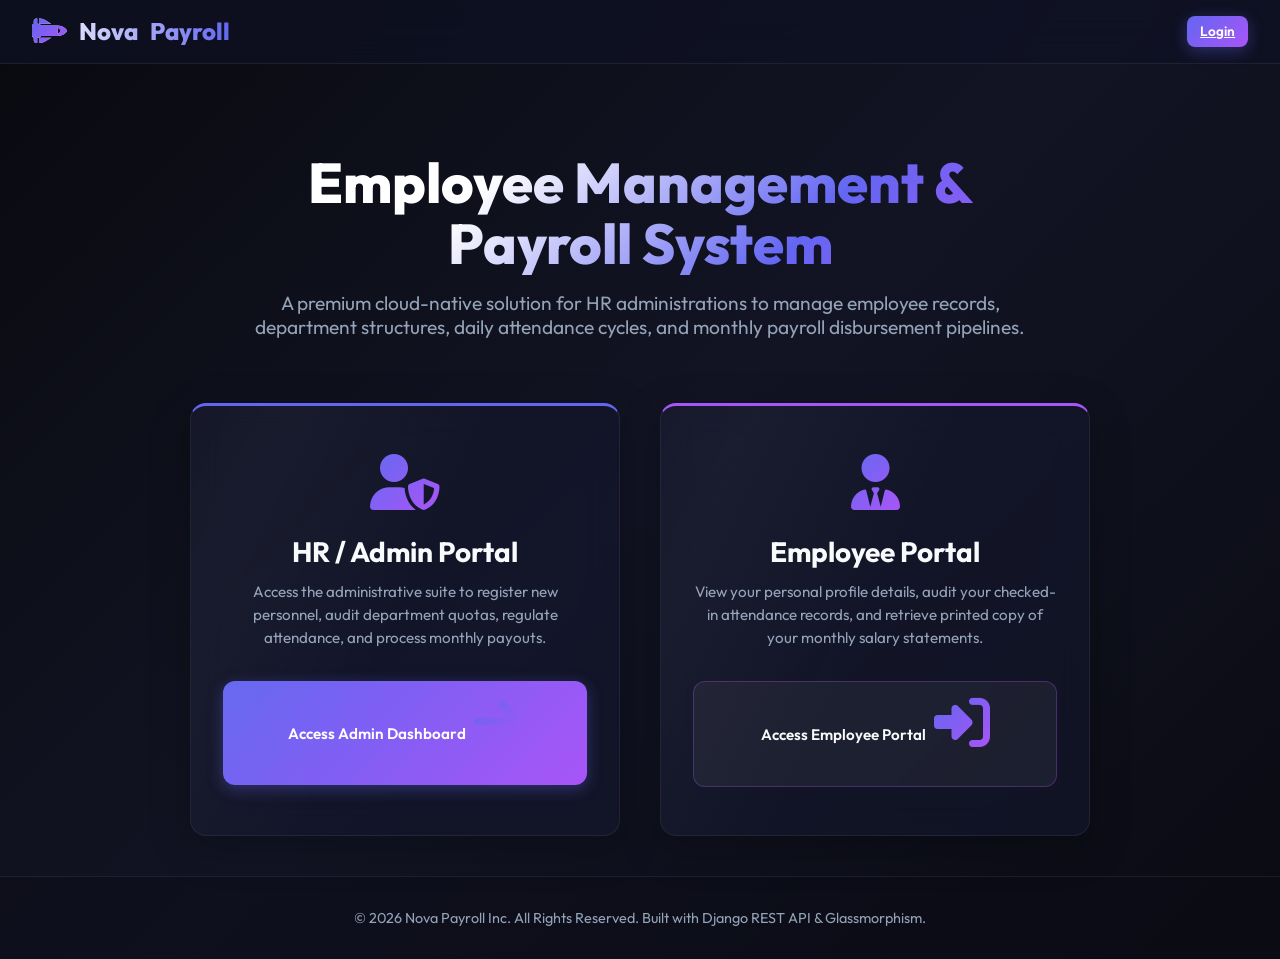
<file: Frontend/index.html>
<!DOCTYPE html>
<html lang="en">
<head>
    <meta charset="UTF-8">
    <meta name="viewport" content="width=device-width, initial-scale=1.0">
    <title>Nova Payroll - Employee Management & Payroll System</title>
    <link rel="stylesheet" href="style.css">
    <!-- FontAwesome icons -->
    <link rel="stylesheet" href="https://cdnjs.cloudflare.com/ajax/libs/font-awesome/6.4.0/css/all.min.css">
</head>
<body>

    <header>
        <div class="nav-container">
            <a href="index.html" class="logo">
                <i class="fas fa-space-shuttle"></i>
                Nova<span>Payroll</span>
            </a>
            <div id="session-info">
                <!-- Session data loaded dynamically -->
            </div>
        </div>
    </header>

    <main>
        <div class="hero-section">
            <h1>Employee Management & Payroll System</h1>
            <p>A premium cloud-native solution for HR administrations to manage employee records, department structures, daily attendance cycles, and monthly payroll disbursement pipelines.</p>
        </div>

        <div class="login-grid">
            <!-- HR / Admin Login Card -->
            <div class="glass-panel login-card" style="border-top: 3px solid var(--primary);">
                <i class="fas fa-user-shield"></i>
                <h2>HR / Admin Portal</h2>
                <p>Access the administrative suite to register new personnel, audit department quotas, regulate attendance, and process monthly payouts.</p>
                <button onclick="loginAsAdmin()" class="btn btn-primary" style="width: 100%;">
                    Access Admin Dashboard <i class="fas fa-arrow-right"></i>
                </button>
            </div>

            <!-- Employee Login Card -->
            <div class="glass-panel login-card" style="border-top: 3px solid var(--secondary);">
                <i class="fas fa-user-tie"></i>
                <h2>Employee Portal</h2>
                <p>View your personal profile details, audit your checked-in attendance records, and retrieve printed copy of your monthly salary statements.</p>
                <button onclick="openEmployeeLogin()" class="btn btn-secondary" style="width: 100%; border-color: rgba(168, 85, 247, 0.3);">
                    Access Employee Portal <i class="fas fa-sign-in-alt"></i>
                </button>
            </div>
        </div>
    </main>

    <!-- Modal for Employee Login input -->
    <div class="modal-overlay" id="emp-login-modal">
        <div class="modal-content">
            <div class="modal-header">
                <h2>Employee Verification</h2>
                <button class="modal-close" onclick="closeModal('emp-login-modal')">&times;</button>
            </div>
            <form id="emp-login-form">
                <div class="form-group">
                    <label for="login-emp-name">Enter your Full Name:</label>
                    <input type="text" id="login-emp-name" class="form-control" placeholder="e.g. Rahul Sharma" required>
                </div>
                <div class="form-group" style="margin-top: 1.5rem;">
                    <button type="submit" class="btn btn-primary" style="width: 100%;">Verify & Login</button>
                </div>
            </form>
        </div>
    </div>

    <footer>
        <p>&copy; 2026 Nova Payroll Inc. All Rights Reserved. Built with Django REST API & Glassmorphism.</p>
    </footer>

    <script src="script.js"></script>
    <script>
        function loginAsAdmin() {
            localStorage.setItem('user_role', 'admin');
            localStorage.setItem('user_name', 'HR Administrator');
            showAlert("Logged in as Administrator");
            setTimeout(() => {
                window.location.href = "dashboard.html";
            }, 600);
        }

        function openEmployeeLogin() {
            openModal('emp-login-modal');
        }

        document.getElementById('emp-login-form').addEventListener('submit', async (e) => {
            e.preventDefault();
            const name = document.getElementById('login-emp-name').value.trim();
            if (!name) return;

            try {
                // Check if employee exists in the database
                const res = await fetch(`${API_BASE}/employees/`);
                if (res.ok) {
                    const employees = await res.json();
                    const found = employees.find(emp => emp.full_name.toLowerCase() === name.toLowerCase());
                    if (found) {
                        localStorage.setItem('user_role', 'employee');
                        localStorage.setItem('user_name', found.full_name);
                        localStorage.setItem('user_emp_id', found.employee_id);
                        closeModal('emp-login-modal');
                        showAlert(`Welcome back, ${found.full_name}!`);
                        setTimeout(() => {
                            window.location.href = "dashboard.html";
                        }, 800);
                    } else {
                        showAlert(`Employee "${name}" not found in database. Try "Rahul Sharma" (default).`, "danger");
                    }
                }
            } catch (err) {
                showAlert("Unable to connect to Server API", "danger");
            }
        });
    </script>
</body>
</html>
</file>
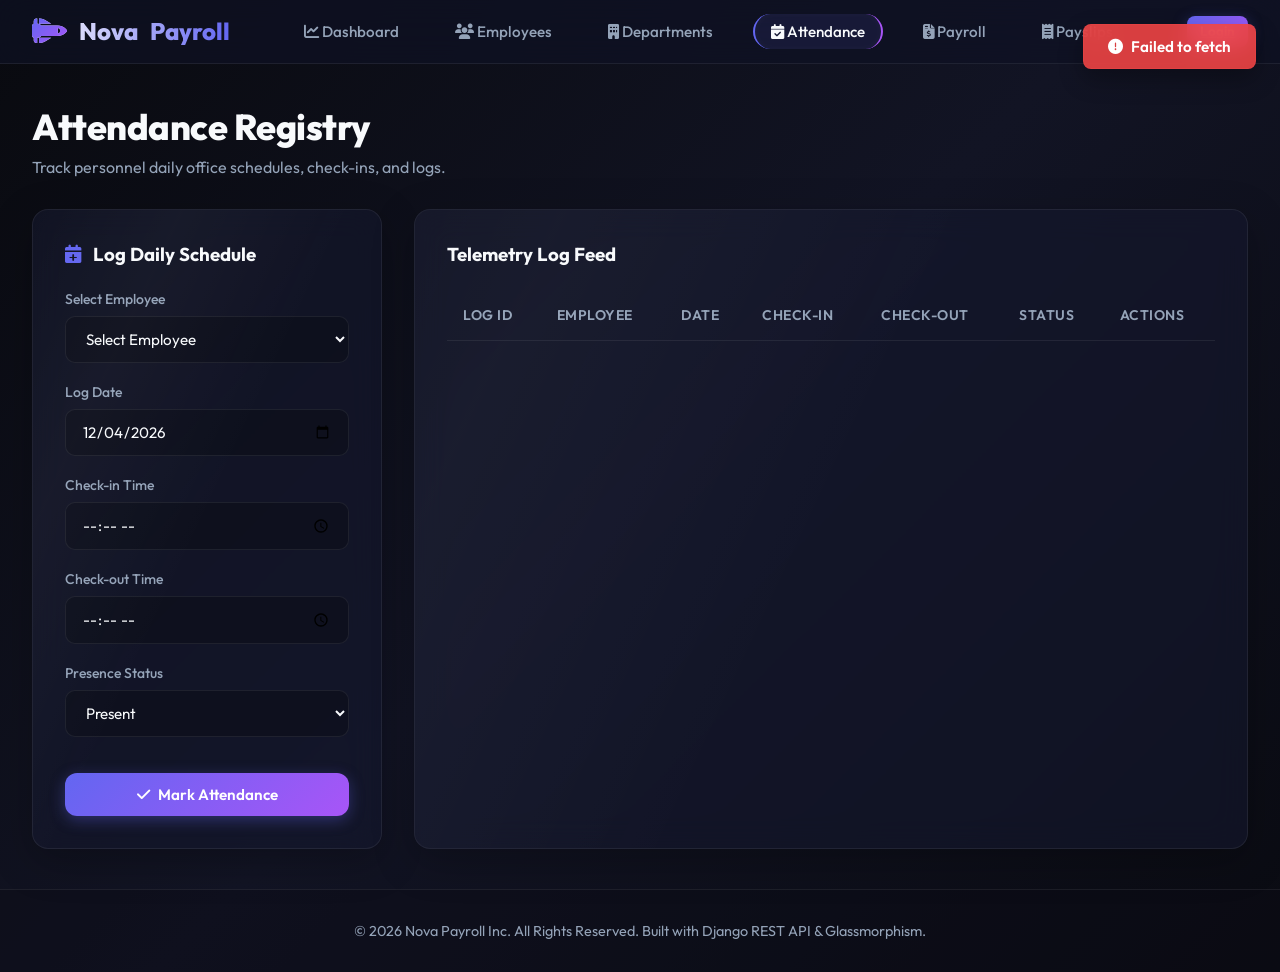
<file: Frontend/attendance.html>
<!DOCTYPE html>
<html lang="en">
<head>
    <meta charset="UTF-8">
    <meta name="viewport" content="width=device-width, initial-scale=1.0">
    <title>Attendance - Nova Payroll System</title>
    <link rel="stylesheet" href="style.css">
    <link rel="stylesheet" href="https://cdnjs.cloudflare.com/ajax/libs/font-awesome/6.4.0/css/all.min.css">
</head>
<body>

    <header>
        <div class="nav-container">
            <a href="index.html" class="logo">
                <i class="fas fa-space-shuttle"></i>
                Nova<span>Payroll</span>
            </a>
            <nav>
                <ul>
                    <li><a href="dashboard.html"><i class="fas fa-chart-line"></i> Dashboard</a></li>
                    <li><a href="employees.html"><i class="fas fa-users"></i> Employees</a></li>
                    <li><a href="departments.html"><i class="fas fa-building"></i> Departments</a></li>
                    <li><a href="attendance.html" class="active"><i class="fas fa-calendar-check"></i> Attendance</a></li>
                    <li><a href="payroll.html"><i class="fas fa-file-invoice-dollar"></i> Payroll</a></li>
                    <li><a href="payslips.html"><i class="fas fa-receipt"></i> Payslips</a></li>
                </ul>
            </nav>
            <div id="session-info"></div>
        </div>
    </header>

    <main>
        <div class="page-header">
            <div class="page-title">
                <h1>Attendance Registry</h1>
                <p>Track personnel daily office schedules, check-ins, and logs.</p>
            </div>
        </div>

        <div class="grid-layout">
            <!-- Left Side: Mark Attendance Form -->
            <div class="glass-panel" id="attendance-form-container">
                <h3 style="margin-bottom: 1.5rem;"><i class="fas fa-calendar-plus" style="color: var(--primary); margin-right: 8px;"></i> Log Daily Schedule</h3>
                <form id="add-attendance-form">
                    <div class="form-group">
                        <label for="attendance-emp-select">Select Employee</label>
                        <select id="attendance-emp-select" name="employee_name" class="form-control" required>
                            <option value="">Select Employee</option>
                            <!-- Populated dynamically by script.js -->
                        </select>
                    </div>
                    <div class="form-group">
                        <label for="attendance_date">Log Date</label>
                        <input type="date" id="attendance_date" name="attendance_date" class="form-control" required>
                    </div>
                    <div class="form-group">
                        <label for="check_in">Check-in Time</label>
                        <input type="time" id="check_in" name="check_in" class="form-control" placeholder="09:00" required>
                    </div>
                    <div class="form-group">
                        <label for="check_out">Check-out Time</label>
                        <input type="time" id="check_out" name="check_out" class="form-control" placeholder="18:00" required>
                    </div>
                    <div class="form-group">
                        <label for="status">Presence Status</label>
                        <select id="status" name="status" class="form-control" required>
                            <option value="Present">Present</option>
                            <option value="Absent">Absent</option>
                            <option value="Leave">Leave</option>
                        </select>
                    </div>
                    <button type="submit" class="btn btn-primary" style="width: 100%; margin-top: 1rem;">
                        <i class="fas fa-check"></i> Mark Attendance
                    </button>
                </form>
            </div>

            <!-- Right Side: Attendance Logs Table -->
            <div class="glass-panel" style="display: flex; flex-direction: column; gap: 1.5rem;">
                <h3>Telemetry Log Feed</h3>
                <div class="table-container">
                    <table>
                        <thead>
                            <tr>
                                <th>Log ID</th>
                                <th>Employee</th>
                                <th>Date</th>
                                <th>Check-in</th>
                                <th>Check-out</th>
                                <th>Status</th>
                                <th>Actions</th>
                            </tr>
                        </thead>
                        <tbody id="attendance-table-body">
                            <!-- Populated dynamically by script.js -->
                        </tbody>
                    </table>
                </div>
            </div>
        </div>
    </main>

    <!-- Modal for editing attendance logs -->
    <div class="modal-overlay" id="edit-attendance-modal">
        <div class="modal-content">
            <div class="modal-header">
                <h2>Update Attendance Log</h2>
                <button class="modal-close" onclick="closeModal('edit-attendance-modal')">&times;</button>
            </div>
            <form id="edit-attendance-form">
                <input type="hidden" id="edit-att-id">
                
                <div class="form-group">
                    <label for="edit-att-name">Employee Name</label>
                    <input type="text" id="edit-att-name" name="employee_name" class="form-control" readonly style="background: rgba(255,255,255,0.03);">
                </div>
                <div class="form-group">
                    <label for="edit-att-date">Log Date</label>
                    <input type="date" id="edit-att-date" name="attendance_date" class="form-control" required>
                </div>
                <div class="form-group">
                    <label for="edit-check-in">Check-in Time</label>
                    <input type="time" id="edit-check-in" name="check_in" class="form-control" required>
                </div>
                <div class="form-group">
                    <label for="edit-check-out">Check-out Time</label>
                    <input type="time" id="edit-check-out" name="check_out" class="form-control" required>
                </div>
                <div class="form-group">
                    <label for="edit-att-status">Presence Status</label>
                    <select id="edit-att-status" name="status" class="form-control" required>
                        <option value="Present">Present</option>
                        <option value="Absent">Absent</option>
                        <option value="Leave">Leave</option>
                    </select>
                </div>
                <div class="form-group" style="margin-top: 1.5rem; display: flex; gap: 1rem;">
                    <button type="submit" class="btn btn-primary" style="flex: 1;">Save Changes</button>
                    <button type="button" class="btn btn-secondary" onclick="closeModal('edit-attendance-modal')">Cancel</button>
                </div>
            </form>
        </div>
    </div>

    <footer>
        <p>&copy; 2026 Nova Payroll Inc. All Rights Reserved. Built with Django REST API & Glassmorphism.</p>
    </footer>

    <script src="script.js"></script>
    <script>
        // Set default date to today for convenience
        document.getElementById('attendance_date').valueAsDate = new Date();

        // Lock form for employee view
        window.addEventListener('DOMContentLoaded', () => {
            const role = localStorage.getItem('user_role');
            if (role === 'employee') {
                const formContainer = document.getElementById('attendance-form-container');
                if (formContainer) {
                    formContainer.innerHTML = `
                        <div style="text-align: center; padding: 2rem;">
                            <i class="fas fa-lock" style="font-size: 3rem; color: var(--secondary); margin-bottom: 1.5rem;"></i>
                            <h3>Access Restricted</h3>
                            <p style="color: var(--text-muted); margin-top: 0.5rem; font-size: 0.9rem;">
                                Only Admin staff can log or delete attendance telemetry.
                            </p>
                        </div>
                    `;
                }
            }
        });
    </script>
</body>
</html>
</file>
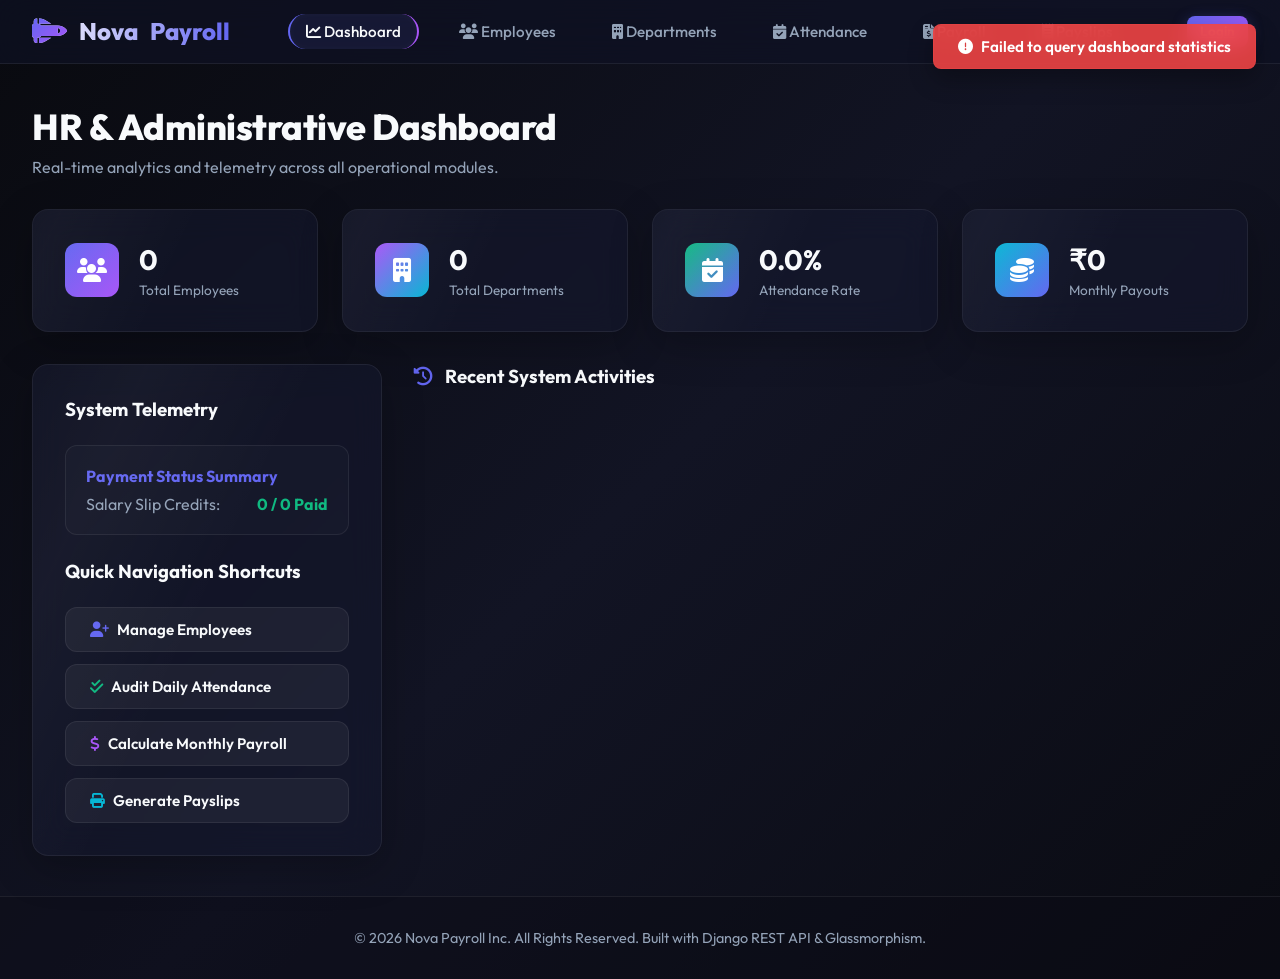
<file: Frontend/dashboard.html>
<!DOCTYPE html>
<html lang="en">
<head>
    <meta charset="UTF-8">
    <meta name="viewport" content="width=device-width, initial-scale=1.0">
    <title>Dashboard - Nova Payroll System</title>
    <link rel="stylesheet" href="style.css">
    <link rel="stylesheet" href="https://cdnjs.cloudflare.com/ajax/libs/font-awesome/6.4.0/css/all.min.css">
</head>
<body>

    <header>
        <div class="nav-container">
            <a href="index.html" class="logo">
                <i class="fas fa-space-shuttle"></i>
                Nova<span>Payroll</span>
            </a>
            <nav>
                <ul>
                    <li><a href="dashboard.html" class="active"><i class="fas fa-chart-line"></i> Dashboard</a></li>
                    <li><a href="employees.html"><i class="fas fa-users"></i> Employees</a></li>
                    <li><a href="departments.html"><i class="fas fa-building"></i> Departments</a></li>
                    <li><a href="attendance.html"><i class="fas fa-calendar-check"></i> Attendance</a></li>
                    <li><a href="payroll.html"><i class="fas fa-file-invoice-dollar"></i> Payroll</a></li>
                    <li><a href="payslips.html"><i class="fas fa-receipt"></i> Payslips</a></li>
                </ul>
            </nav>
            <div id="session-info"></div>
        </div>
    </header>

    <main>
        <div class="page-header">
            <div class="page-title">
                <h1>HR & Administrative Dashboard</h1>
                <p>Real-time analytics and telemetry across all operational modules.</p>
            </div>
        </div>

        <!-- Stats Counter Cards Grid -->
        <div class="grid-4" style="margin-bottom: 2rem;">
            <!-- Stat 1 -->
            <div class="glass-panel stat-card">
                <div class="stat-icon primary">
                    <i class="fas fa-users"></i>
                </div>
                <div class="stat-details">
                    <h3 id="total-employees-count">0</h3>
                    <p>Total Employees</p>
                </div>
            </div>

            <!-- Stat 2 -->
            <div class="glass-panel stat-card">
                <div class="stat-icon secondary">
                    <i class="fas fa-building"></i>
                </div>
                <div class="stat-details">
                    <h3 id="total-departments-count">0</h3>
                    <p>Total Departments</p>
                </div>
            </div>

            <!-- Stat 3 -->
            <div class="glass-panel stat-card">
                <div class="stat-icon success">
                    <i class="fas fa-calendar-check"></i>
                </div>
                <div class="stat-details">
                    <h3 id="attendance-rate">0.0%</h3>
                    <p>Attendance Rate</p>
                </div>
            </div>

            <!-- Stat 4 -->
            <div class="glass-panel stat-card">
                <div class="stat-icon accent">
                    <i class="fas fa-coins"></i>
                </div>
                <div class="stat-details">
                    <h3 id="total-payroll-cost">₹0</h3>
                    <p>Monthly Payouts</p>
                </div>
            </div>
        </div>

        <div class="grid-layout">
            <!-- Left Side Panel: System Overview & Actions -->
            <div class="glass-panel" style="display: flex; flex-direction: column; gap: 1.5rem;">
                <h3>System Telemetry</h3>
                <div style="background: rgba(255, 255, 255, 0.02); padding: 1.25rem; border-radius: 12px; border: 1px solid var(--panel-border);">
                    <h4 style="margin-bottom: 0.5rem; color: var(--primary);">Payment Status Summary</h4>
                    <div style="display: flex; justify-content: space-between; align-items: center; margin-top: 0.5rem;">
                        <span style="color: var(--text-muted);">Salary Slip Credits:</span>
                        <strong id="paid-slips-stat" style="color: var(--success);">0 / 0 Paid</strong>
                    </div>
                </div>

                <h3>Quick Navigation Shortcuts</h3>
                <div style="display: grid; grid-template-columns: 1fr; gap: 0.75rem;">
                    <a href="employees.html" class="btn btn-secondary" style="justify-content: flex-start; text-decoration: none;">
                        <i class="fas fa-user-plus" style="color: var(--primary);"></i> Manage Employees
                    </a>
                    <a href="attendance.html" class="btn btn-secondary" style="justify-content: flex-start; text-decoration: none;">
                        <i class="fas fa-check-double" style="color: var(--success);"></i> Audit Daily Attendance
                    </a>
                    <a href="payroll.html" class="btn btn-secondary" style="justify-content: flex-start; text-decoration: none;">
                        <i class="fas fa-dollar-sign" style="color: var(--secondary);"></i> Calculate Monthly Payroll
                    </a>
                    <a href="payslips.html" class="btn btn-secondary" style="justify-content: flex-start; text-decoration: none;">
                        <i class="fas fa-print" style="color: var(--accent);"></i> Generate Payslips
                    </a>
                </div>
            </div>

            <!-- Right Side Panel: Recent Activity Log Feed -->
            <div style="display: flex; flex-direction: column; gap: 1rem;">
                <h3 style="margin-bottom: 0.5rem;"><i class="fas fa-history" style="color: var(--primary); margin-right: 8px;"></i> Recent System Activities</h3>
                <div id="recent-activities-list" style="display: flex; flex-direction: column; gap: 0.5rem;">
                    <!-- Activities populated dynamically by script.js -->
                </div>
            </div>
        </div>
    </main>

    <footer>
        <p>&copy; 2026 Nova Payroll Inc. All Rights Reserved. Built with Django REST API & Glassmorphism.</p>
    </footer>

    <script src="script.js"></script>
</body>
</html>
</file>
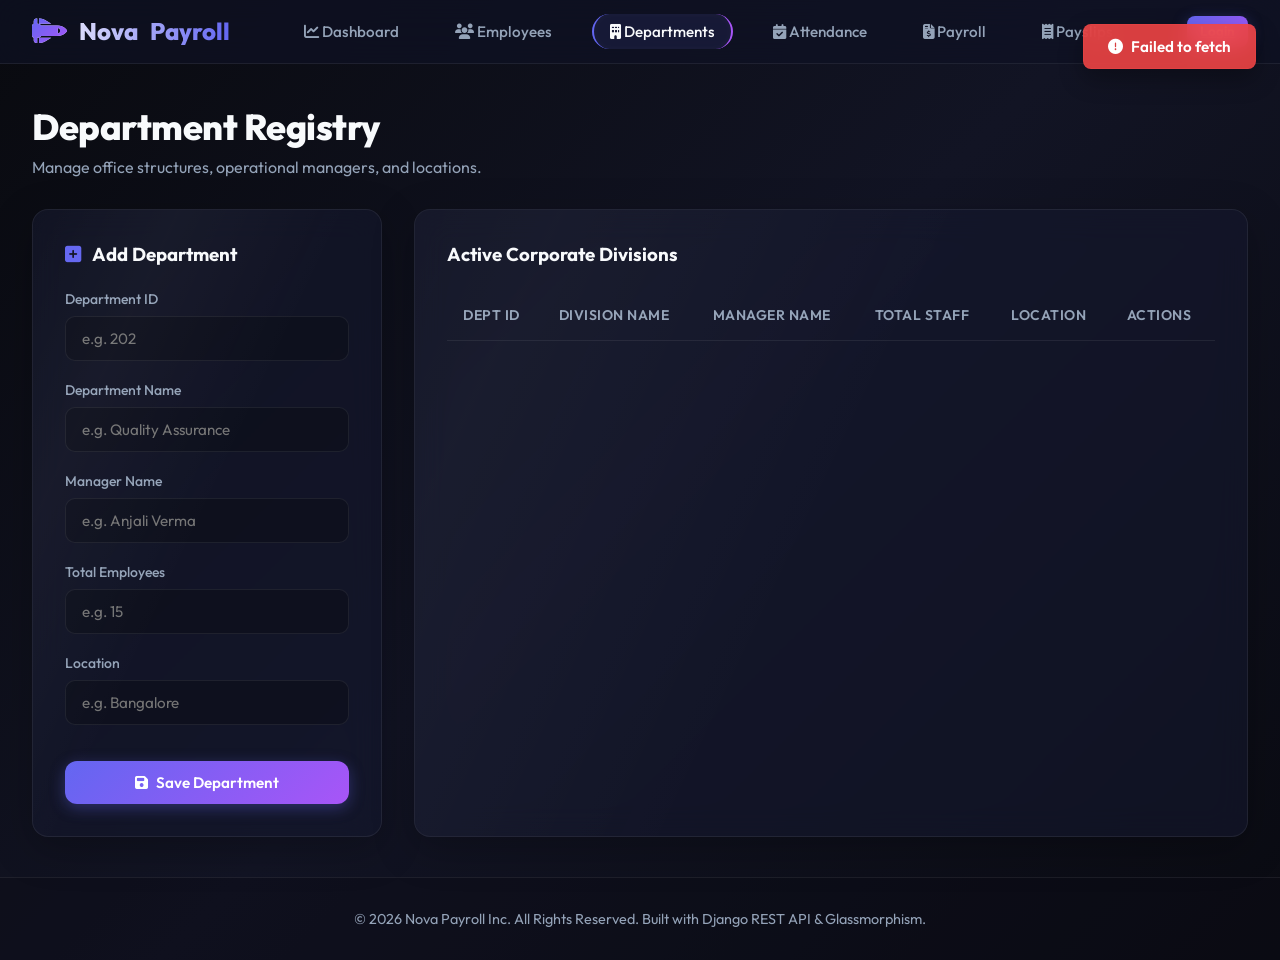
<file: Frontend/departments.html>
<!DOCTYPE html>
<html lang="en">
<head>
    <meta charset="UTF-8">
    <meta name="viewport" content="width=device-width, initial-scale=1.0">
    <title>Departments - Nova Payroll System</title>
    <link rel="stylesheet" href="style.css">
    <link rel="stylesheet" href="https://cdnjs.cloudflare.com/ajax/libs/font-awesome/6.4.0/css/all.min.css">
</head>
<body>

    <header>
        <div class="nav-container">
            <a href="index.html" class="logo">
                <i class="fas fa-space-shuttle"></i>
                Nova<span>Payroll</span>
            </a>
            <nav>
                <ul>
                    <li><a href="dashboard.html"><i class="fas fa-chart-line"></i> Dashboard</a></li>
                    <li><a href="employees.html"><i class="fas fa-users"></i> Employees</a></li>
                    <li><a href="departments.html" class="active"><i class="fas fa-building"></i> Departments</a></li>
                    <li><a href="attendance.html"><i class="fas fa-calendar-check"></i> Attendance</a></li>
                    <li><a href="payroll.html"><i class="fas fa-file-invoice-dollar"></i> Payroll</a></li>
                    <li><a href="payslips.html"><i class="fas fa-receipt"></i> Payslips</a></li>
                </ul>
            </nav>
            <div id="session-info"></div>
        </div>
    </header>

    <main>
        <div class="page-header">
            <div class="page-title">
                <h1>Department Registry</h1>
                <p>Manage office structures, operational managers, and locations.</p>
            </div>
        </div>

        <div class="grid-layout">
            <!-- Left Side: Add Department Form -->
            <div class="glass-panel" id="dept-form-container">
                <h3 style="margin-bottom: 1.5rem;"><i class="fas fa-plus-square" style="color: var(--primary); margin-right: 8px;"></i> Add Department</h3>
                <form id="add-dept-form">
                    <div class="form-group">
                        <label for="department_id">Department ID</label>
                        <input type="number" id="department_id" name="department_id" class="form-control" placeholder="e.g. 202" required>
                    </div>
                    <div class="form-group">
                        <label for="department_name">Department Name</label>
                        <input type="text" id="department_name" name="department_name" class="form-control" placeholder="e.g. Quality Assurance" required>
                    </div>
                    <div class="form-group">
                        <label for="manager_name">Manager Name</label>
                        <input type="text" id="manager_name" name="manager_name" class="form-control" placeholder="e.g. Anjali Verma" required>
                    </div>
                    <div class="form-group">
                        <label for="total_employees">Total Employees</label>
                        <input type="number" id="total_employees" name="total_employees" class="form-control" placeholder="e.g. 15" required>
                    </div>
                    <div class="form-group">
                        <label for="location">Location</label>
                        <input type="text" id="location" name="location" class="form-control" placeholder="e.g. Bangalore" required>
                    </div>
                    <button type="submit" class="btn btn-primary" style="width: 100%; margin-top: 1rem;">
                        <i class="fas fa-save"></i> Save Department
                    </button>
                </form>
            </div>

            <!-- Right Side: Departments Records Table -->
            <div class="glass-panel" style="display: flex; flex-direction: column; gap: 1.5rem;">
                <h3>Active Corporate Divisions</h3>
                <div class="table-container">
                    <table>
                        <thead>
                            <tr>
                                <th>Dept ID</th>
                                <th>Division Name</th>
                                <th>Manager Name</th>
                                <th>Total Staff</th>
                                <th>Location</th>
                                <th>Actions</th>
                            </tr>
                        </thead>
                        <tbody id="department-table-body">
                            <!-- Populated dynamically by script.js -->
                        </tbody>
                    </table>
                </div>
            </div>
        </div>
    </main>

    <!-- Modal for editing department details -->
    <div class="modal-overlay" id="edit-dept-modal">
        <div class="modal-content">
            <div class="modal-header">
                <h2>Update Department Details</h2>
                <button class="modal-close" onclick="closeModal('edit-dept-modal')">&times;</button>
            </div>
            <form id="edit-dept-form">
                <input type="hidden" id="edit-dept-id">
                
                <div class="form-group">
                    <label for="edit-dept-name">Department Name</label>
                    <input type="text" id="edit-dept-name" name="department_name" class="form-control" required>
                </div>
                <div class="form-group">
                    <label for="edit-manager-name">Manager Name</label>
                    <input type="text" id="edit-manager-name" name="manager_name" class="form-control" required>
                </div>
                <div class="form-group">
                    <label for="edit-total-employees">Total Employees</label>
                    <input type="number" id="edit-total-employees" name="total_employees" class="form-control" required>
                </div>
                <div class="form-group">
                    <label for="edit-location">Location</label>
                    <input type="text" id="edit-location" name="location" class="form-control" required>
                </div>
                <div class="form-group" style="margin-top: 1.5rem; display: flex; gap: 1rem;">
                    <button type="submit" class="btn btn-primary" style="flex: 1;">Save Changes</button>
                    <button type="button" class="btn btn-secondary" onclick="closeModal('edit-dept-modal')">Cancel</button>
                </div>
            </form>
        </div>
    </div>

    <footer>
        <p>&copy; 2026 Nova Payroll Inc. All Rights Reserved. Built with Django REST API & Glassmorphism.</p>
    </footer>

    <script src="script.js"></script>
    <script>
        // Restrict department form from rendering if logged in as employee
        window.addEventListener('DOMContentLoaded', () => {
            const role = localStorage.getItem('user_role');
            if (role === 'employee') {
                const formContainer = document.getElementById('dept-form-container');
                if (formContainer) {
                    formContainer.innerHTML = `
                        <div style="text-align: center; padding: 2rem;">
                            <i class="fas fa-lock" style="font-size: 3rem; color: var(--secondary); margin-bottom: 1.5rem;"></i>
                            <h3>Access Restricted</h3>
                            <p style="color: var(--text-muted); margin-top: 0.5rem; font-size: 0.9rem;">
                                Only HR Administrators can edit corporate division metadata.
                            </p>
                        </div>
                    `;
                }
            }
        });
    </script>
</body>
</html>
</file>
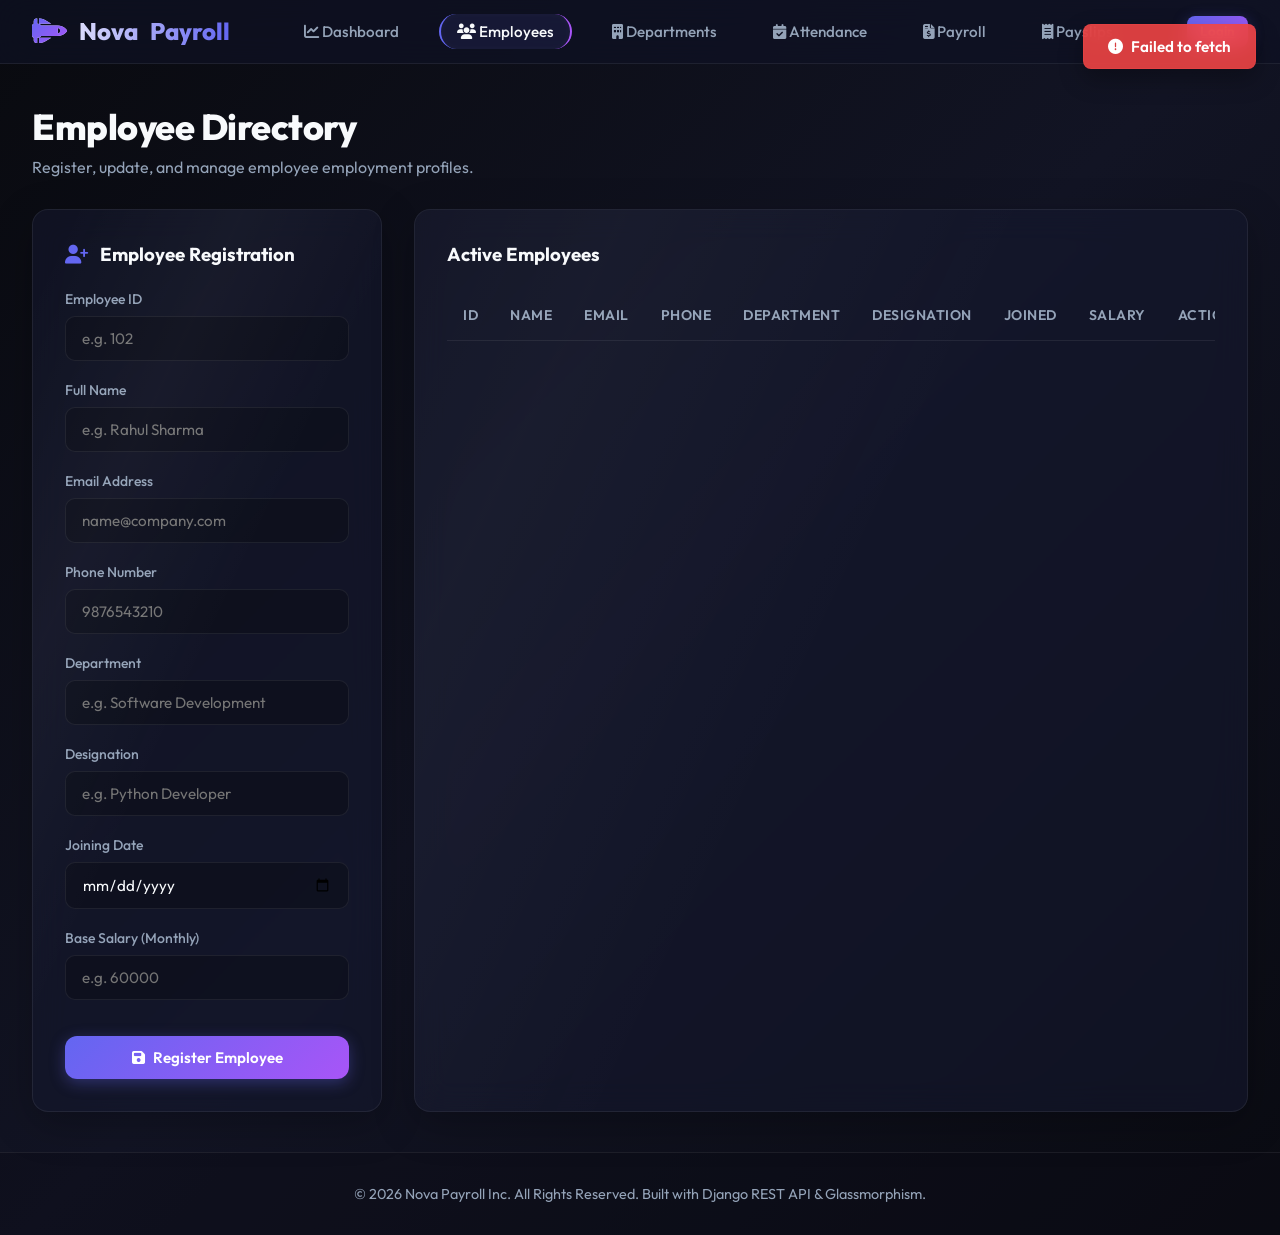
<file: Frontend/employees.html>
<!DOCTYPE html>
<html lang="en">
<head>
    <meta charset="UTF-8">
    <meta name="viewport" content="width=device-width, initial-scale=1.0">
    <title>Employees - Nova Payroll System</title>
    <link rel="stylesheet" href="style.css">
    <link rel="stylesheet" href="https://cdnjs.cloudflare.com/ajax/libs/font-awesome/6.4.0/css/all.min.css">
</head>
<body>

    <header>
        <div class="nav-container">
            <a href="index.html" class="logo">
                <i class="fas fa-space-shuttle"></i>
                Nova<span>Payroll</span>
            </a>
            <nav>
                <ul>
                    <li><a href="dashboard.html"><i class="fas fa-chart-line"></i> Dashboard</a></li>
                    <li><a href="employees.html" class="active"><i class="fas fa-users"></i> Employees</a></li>
                    <li><a href="departments.html"><i class="fas fa-building"></i> Departments</a></li>
                    <li><a href="attendance.html"><i class="fas fa-calendar-check"></i> Attendance</a></li>
                    <li><a href="payroll.html"><i class="fas fa-file-invoice-dollar"></i> Payroll</a></li>
                    <li><a href="payslips.html"><i class="fas fa-receipt"></i> Payslips</a></li>
                </ul>
            </nav>
            <div id="session-info"></div>
        </div>
    </header>

    <main>
        <div class="page-header">
            <div class="page-title">
                <h1>Employee Directory</h1>
                <p>Register, update, and manage employee employment profiles.</p>
            </div>
        </div>

        <div class="grid-layout">
            <!-- Left Side: Registration Form -->
            <div class="glass-panel" id="employee-form-container">
                <h3 style="margin-bottom: 1.5rem;"><i class="fas fa-user-plus" style="color: var(--primary); margin-right: 8px;"></i> Employee Registration</h3>
                <form id="add-employee-form">
                    <div class="form-group">
                        <label for="employee_id">Employee ID</label>
                        <input type="number" id="employee_id" name="employee_id" class="form-control" placeholder="e.g. 102" required>
                    </div>
                    <div class="form-group">
                        <label for="full_name">Full Name</label>
                        <input type="text" id="full_name" name="full_name" class="form-control" placeholder="e.g. Rahul Sharma" required>
                    </div>
                    <div class="form-group">
                        <label for="email">Email Address</label>
                        <input type="email" id="email" name="email" class="form-control" placeholder="name@company.com" required>
                    </div>
                    <div class="form-group">
                        <label for="phone">Phone Number</label>
                        <input type="tel" id="phone" name="phone" class="form-control" placeholder="9876543210" required>
                    </div>
                    <div class="form-group">
                        <label for="department">Department</label>
                        <input type="text" id="department" name="department" class="form-control" placeholder="e.g. Software Development" required>
                    </div>
                    <div class="form-group">
                        <label for="designation">Designation</label>
                        <input type="text" id="designation" name="designation" class="form-control" placeholder="e.g. Python Developer" required>
                    </div>
                    <div class="form-group">
                        <label for="joining_date">Joining Date</label>
                        <input type="date" id="joining_date" name="joining_date" class="form-control" required>
                    </div>
                    <div class="form-group">
                        <label for="salary">Base Salary (Monthly)</label>
                        <input type="number" id="salary" name="salary" class="form-control" placeholder="e.g. 60000" required>
                    </div>
                    <button type="submit" class="btn btn-primary" style="width: 100%; margin-top: 1rem;">
                        <i class="fas fa-save"></i> Register Employee
                    </button>
                </form>
            </div>

            <!-- Right Side: Employee Records Table -->
            <div class="glass-panel" style="display: flex; flex-direction: column; gap: 1.5rem;">
                <h3>Active Employees</h3>
                <div class="table-container">
                    <table>
                        <thead>
                            <tr>
                                <th>ID</th>
                                <th>Name</th>
                                <th>Email</th>
                                <th>Phone</th>
                                <th>Department</th>
                                <th>Designation</th>
                                <th>Joined</th>
                                <th>Salary</th>
                                <th>Actions</th>
                            </tr>
                        </thead>
                        <tbody id="employee-table-body">
                            <!-- Populated dynamically by script.js -->
                        </tbody>
                    </table>
                </div>
            </div>
        </div>
    </main>

    <!-- Modal for editing employee details -->
    <div class="modal-overlay" id="edit-employee-modal">
        <div class="modal-content">
            <div class="modal-header">
                <h2>Update Employee Profile</h2>
                <button class="modal-close" onclick="closeModal('edit-employee-modal')">&times;</button>
            </div>
            <form id="edit-employee-form">
                <input type="hidden" id="edit-emp-id">
                
                <div class="form-group">
                    <label for="edit-full-name">Full Name</label>
                    <input type="text" id="edit-full-name" name="full_name" class="form-control" required>
                </div>
                <div class="form-group">
                    <label for="edit-email">Email Address</label>
                    <input type="email" id="edit-email" name="email" class="form-control" required>
                </div>
                <div class="form-group">
                    <label for="edit-phone">Phone Number</label>
                    <input type="tel" id="edit-phone" name="phone" class="form-control" required>
                </div>
                <div class="form-group">
                    <label for="edit-department">Department</label>
                    <input type="text" id="edit-department" name="department" class="form-control" required>
                </div>
                <div class="form-group">
                    <label for="edit-designation">Designation</label>
                    <input type="text" id="edit-designation" name="designation" class="form-control" required>
                </div>
                <div class="form-group">
                    <label for="edit-joining-date">Joining Date</label>
                    <input type="date" id="edit-joining-date" name="joining_date" class="form-control" required>
                </div>
                <div class="form-group">
                    <label for="edit-salary">Base Salary (Monthly)</label>
                    <input type="number" id="edit-salary" name="salary" class="form-control" required>
                </div>
                <div class="form-group" style="margin-top: 1.5rem; display: flex; gap: 1rem;">
                    <button type="submit" class="btn btn-primary" style="flex: 1;">Save Changes</button>
                    <button type="button" class="btn btn-secondary" onclick="closeModal('edit-employee-modal')">Cancel</button>
                </div>
            </form>
        </div>
    </div>

    <footer>
        <p>&copy; 2026 Nova Payroll Inc. All Rights Reserved. Built with Django REST API & Glassmorphism.</p>
    </footer>

    <script src="script.js"></script>
    <script>
        // Restrict employee form from rendering if logged in as employee
        window.addEventListener('DOMContentLoaded', () => {
            const role = localStorage.getItem('user_role');
            if (role === 'employee') {
                const formContainer = document.getElementById('employee-form-container');
                if (formContainer) {
                    formContainer.innerHTML = `
                        <div style="text-align: center; padding: 2rem;">
                            <i class="fas fa-lock" style="font-size: 3rem; color: var(--secondary); margin-bottom: 1.5rem;"></i>
                            <h3>Access Restricted</h3>
                            <p style="color: var(--text-muted); margin-top: 0.5rem; font-size: 0.9rem;">
                                Only HR Administrators can register or delete personnel.
                            </p>
                        </div>
                    `;
                }
            }
        });
    </script>
</body>
</html>
</file>
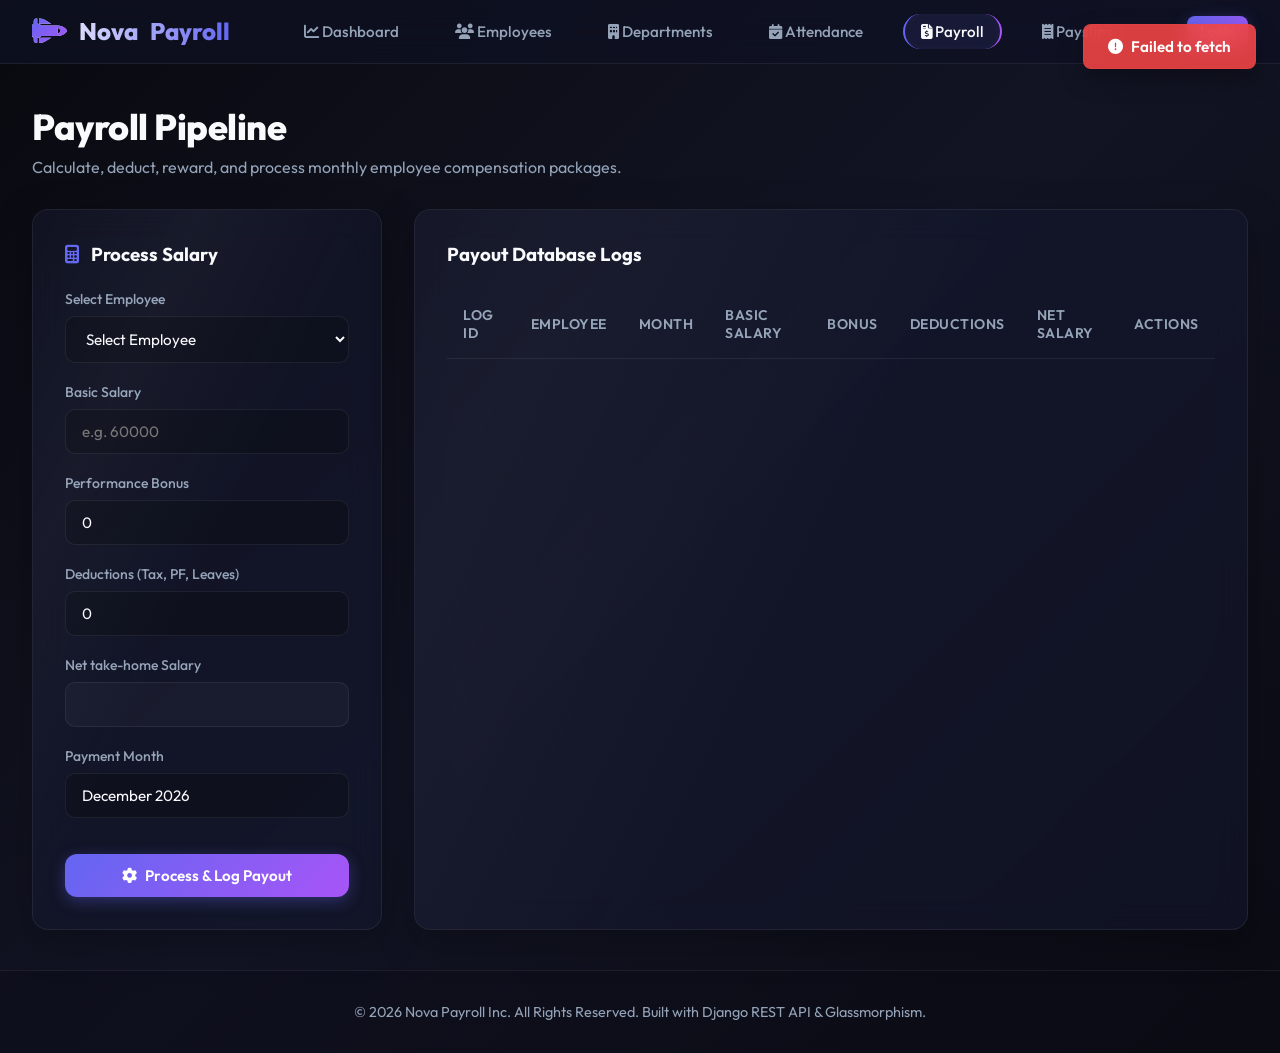
<file: Frontend/payroll.html>
<!DOCTYPE html>
<html lang="en">
<head>
    <meta charset="UTF-8">
    <meta name="viewport" content="width=device-width, initial-scale=1.0">
    <title>Payroll - Nova Payroll System</title>
    <link rel="stylesheet" href="style.css">
    <link rel="stylesheet" href="https://cdnjs.cloudflare.com/ajax/libs/font-awesome/6.4.0/css/all.min.css">
</head>
<body>

    <header>
        <div class="nav-container">
            <a href="index.html" class="logo">
                <i class="fas fa-space-shuttle"></i>
                Nova<span>Payroll</span>
            </a>
            <nav>
                <ul>
                    <li><a href="dashboard.html"><i class="fas fa-chart-line"></i> Dashboard</a></li>
                    <li><a href="employees.html"><i class="fas fa-users"></i> Employees</a></li>
                    <li><a href="departments.html"><i class="fas fa-building"></i> Departments</a></li>
                    <li><a href="attendance.html"><i class="fas fa-calendar-check"></i> Attendance</a></li>
                    <li><a href="payroll.html" class="active"><i class="fas fa-file-invoice-dollar"></i> Payroll</a></li>
                    <li><a href="payslips.html"><i class="fas fa-receipt"></i> Payslips</a></li>
                </ul>
            </nav>
            <div id="session-info"></div>
        </div>
    </header>

    <main>
        <div class="page-header">
            <div class="page-title">
                <h1>Payroll Pipeline</h1>
                <p>Calculate, deduct, reward, and process monthly employee compensation packages.</p>
            </div>
        </div>

        <div class="grid-layout">
            <!-- Left Side: Add/Process Payroll Form -->
            <div class="glass-panel" id="payroll-form-container">
                <h3 style="margin-bottom: 1.5rem;"><i class="fas fa-calculator" style="color: var(--primary); margin-right: 8px;"></i> Process Salary</h3>
                <form id="add-payroll-form">
                    <div class="form-group">
                        <label for="payroll-emp-select">Select Employee</label>
                        <select id="payroll-emp-select" name="employee_name" class="form-control" required>
                            <option value="">Select Employee</option>
                            <!-- Populated dynamically by script.js -->
                        </select>
                    </div>
                    <div class="form-group">
                        <label for="payroll-basic">Basic Salary</label>
                        <input type="number" id="payroll-basic" name="basic_salary" class="form-control" placeholder="e.g. 60000" required>
                    </div>
                    <div class="form-group">
                        <label for="payroll-bonus">Performance Bonus</label>
                        <input type="number" id="payroll-bonus" name="bonus" class="form-control" placeholder="e.g. 5000" value="0">
                    </div>
                    <div class="form-group">
                        <label for="payroll-deductions">Deductions (Tax, PF, Leaves)</label>
                        <input type="number" id="payroll-deductions" name="deductions" class="form-control" placeholder="e.g. 2000" value="0">
                    </div>
                    <div class="form-group">
                        <label for="payroll-net">Net take-home Salary</label>
                        <input type="number" id="payroll-net" class="form-control" readonly style="background: rgba(255,255,255,0.03); color: var(--success); font-weight: 700;">
                    </div>
                    <div class="form-group">
                        <label for="payment_month">Payment Month</label>
                        <input type="text" id="payment_month" name="payment_month" class="form-control" placeholder="e.g. July 2026" required>
                    </div>
                    <button type="submit" class="btn btn-primary" style="width: 100%; margin-top: 1rem;">
                        <i class="fas fa-cog"></i> Process & Log Payout
                    </button>
                </form>
            </div>

            <!-- Right Side: Payroll Logs Table -->
            <div class="glass-panel" style="display: flex; flex-direction: column; gap: 1.5rem;">
                <h3>Payout Database Logs</h3>
                <div class="table-container">
                    <table>
                        <thead>
                            <tr>
                                <th>Log ID</th>
                                <th>Employee</th>
                                <th>Month</th>
                                <th>Basic Salary</th>
                                <th>Bonus</th>
                                <th>Deductions</th>
                                <th>Net Salary</th>
                                <th>Actions</th>
                            </tr>
                        </thead>
                        <tbody id="payroll-table-body">
                            <!-- Populated dynamically by script.js -->
                        </tbody>
                    </table>
                </div>
            </div>
        </div>
    </main>

    <!-- Modal for editing payroll records -->
    <div class="modal-overlay" id="edit-payroll-modal">
        <div class="modal-content">
            <div class="modal-header">
                <h2>Update Payroll Record</h2>
                <button class="modal-close" onclick="closeModal('edit-payroll-modal')">&times;</button>
            </div>
            <form id="edit-payroll-form">
                <input type="hidden" id="edit-pr-id">
                
                <div class="form-group">
                    <label for="edit-pr-name">Employee Name</label>
                    <input type="text" id="edit-pr-name" name="employee_name" class="form-control" readonly style="background: rgba(255,255,255,0.03);">
                </div>
                <div class="form-group">
                    <label for="edit-pr-basic">Basic Salary</label>
                    <input type="number" id="edit-pr-basic" name="basic_salary" class="form-control" required>
                </div>
                <div class="form-group">
                    <label for="edit-pr-bonus">Performance Bonus</label>
                    <input type="number" id="edit-pr-bonus" name="bonus" class="form-control" required>
                </div>
                <div class="form-group">
                    <label for="edit-pr-deductions">Deductions</label>
                    <input type="number" id="edit-pr-deductions" name="deductions" class="form-control" required>
                </div>
                <div class="form-group">
                    <label for="edit-pr-net">Net Salary</label>
                    <input type="number" id="edit-pr-net" class="form-control" readonly style="background: rgba(255,255,255,0.03); color: var(--success); font-weight: 700;">
                </div>
                <div class="form-group">
                    <label for="edit-pr-month">Payment Month</label>
                    <input type="text" id="edit-pr-month" name="payment_month" class="form-control" required>
                </div>
                <div class="form-group" style="margin-top: 1.5rem; display: flex; gap: 1rem;">
                    <button type="submit" class="btn btn-primary" style="flex: 1;">Save Changes</button>
                    <button type="button" class="btn btn-secondary" onclick="closeModal('edit-payroll-modal')">Cancel</button>
                </div>
            </form>
        </div>
    </div>

    <footer>
        <p>&copy; 2026 Nova Payroll Inc. All Rights Reserved. Built with Django REST API & Glassmorphism.</p>
    </footer>

    <script src="script.js"></script>
    <script>
        // Pre-fill current month by default
        const monthNames = ["January", "February", "March", "April", "May", "June", "July", "August", "September", "October", "November", "December"];
        const d = new Date();
        document.getElementById('payment_month').value = `${monthNames[d.getMonth()]} ${d.getFullYear()}`;

        // Lock form for employee view
        window.addEventListener('DOMContentLoaded', () => {
            const role = localStorage.getItem('user_role');
            if (role === 'employee') {
                const formContainer = document.getElementById('payroll-form-container');
                if (formContainer) {
                    formContainer.innerHTML = `
                        <div style="text-align: center; padding: 2rem;">
                            <i class="fas fa-lock" style="font-size: 3rem; color: var(--secondary); margin-bottom: 1.5rem;"></i>
                            <h3>Access Restricted</h3>
                            <p style="color: var(--text-muted); margin-top: 0.5rem; font-size: 0.9rem;">
                                Only Admin staff can process salaries or modify logs.
                            </p>
                        </div>
                    `;
                }
            }
        });
    </script>
</body>
</html>
</file>
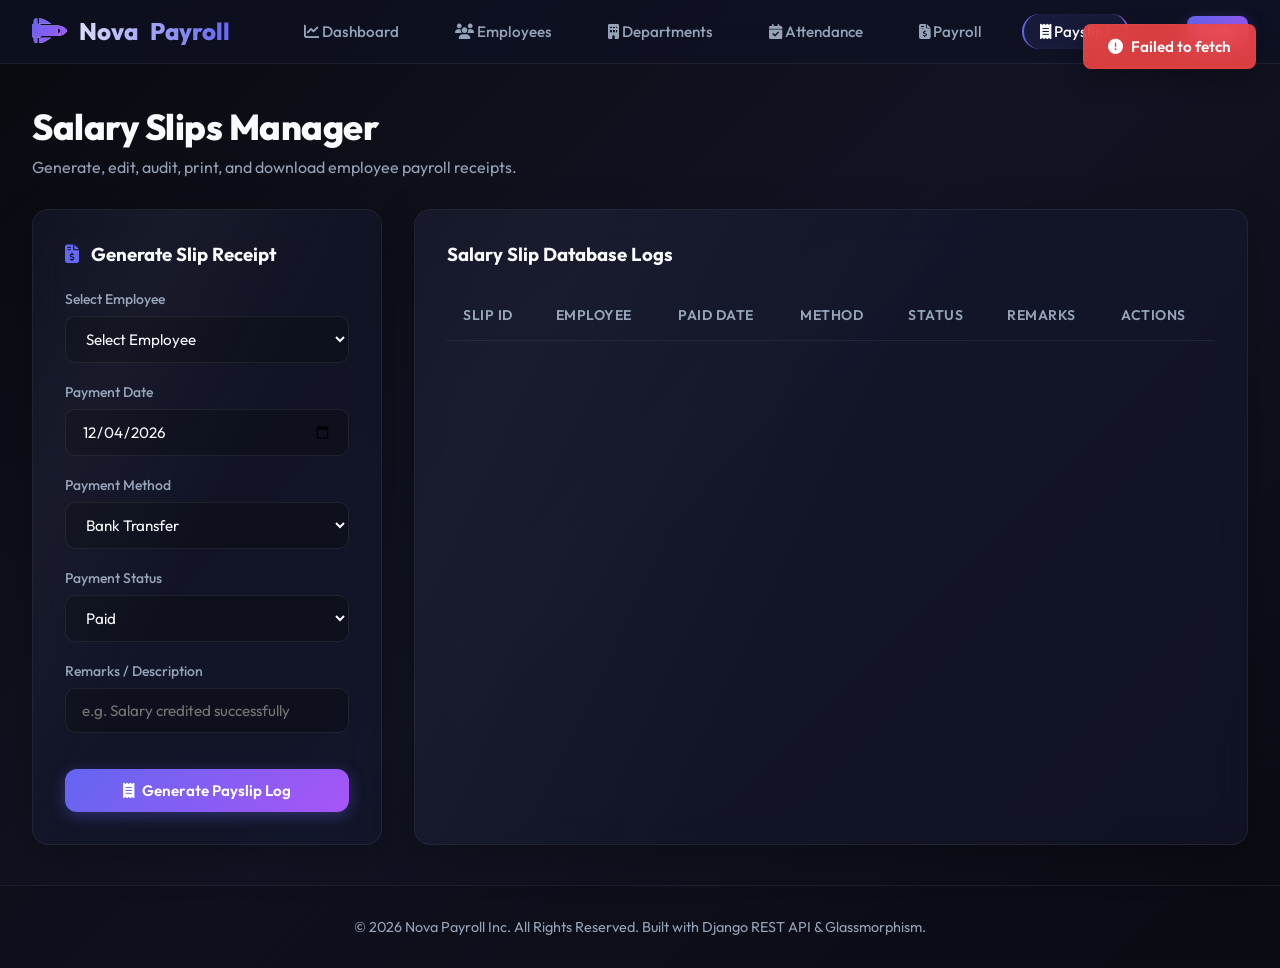
<file: Frontend/payslips.html>
<!DOCTYPE html>
<html lang="en">
<head>
    <meta charset="UTF-8">
    <meta name="viewport" content="width=device-width, initial-scale=1.0">
    <title>Payslips - Nova Payroll System</title>
    <link rel="stylesheet" href="style.css">
    <link rel="stylesheet" href="https://cdnjs.cloudflare.com/ajax/libs/font-awesome/6.4.0/css/all.min.css">
</head>
<body>

    <header class="no-print">
        <div class="nav-container">
            <a href="index.html" class="logo">
                <i class="fas fa-space-shuttle"></i>
                Nova<span>Payroll</span>
            </a>
            <nav>
                <ul>
                    <li><a href="dashboard.html"><i class="fas fa-chart-line"></i> Dashboard</a></li>
                    <li><a href="employees.html"><i class="fas fa-users"></i> Employees</a></li>
                    <li><a href="departments.html"><i class="fas fa-building"></i> Departments</a></li>
                    <li><a href="attendance.html"><i class="fas fa-calendar-check"></i> Attendance</a></li>
                    <li><a href="payroll.html"><i class="fas fa-file-invoice-dollar"></i> Payroll</a></li>
                    <li><a href="payslips.html" class="active"><i class="fas fa-receipt"></i> Payslips</a></li>
                </ul>
            </nav>
            <div id="session-info"></div>
        </div>
    </header>

    <main>
        <div class="page-header no-print">
            <div class="page-title">
                <h1>Salary Slips Manager</h1>
                <p>Generate, edit, audit, print, and download employee payroll receipts.</p>
            </div>
        </div>

        <div class="grid-layout no-print">
            <!-- Left Side: Generate Salary Slip Receipt Form -->
            <div class="glass-panel" id="payslip-form-container">
                <h3 style="margin-bottom: 1.5rem;"><i class="fas fa-file-invoice-dollar" style="color: var(--primary); margin-right: 8px;"></i> Generate Slip Receipt</h3>
                <form id="add-payslip-form">
                    <div class="form-group">
                        <label for="payslip-emp-select">Select Employee</label>
                        <select id="payslip-emp-select" name="employee_name" class="form-control" required>
                            <option value="">Select Employee</option>
                            <!-- Populated dynamically by script.js -->
                        </select>
                    </div>
                    <div class="form-group">
                        <label for="payment_date">Payment Date</label>
                        <input type="date" id="payment_date" name="payment_date" class="form-control" required>
                    </div>
                    <div class="form-group">
                        <label for="payment_method">Payment Method</label>
                        <select id="payment_method" name="payment_method" class="form-control" required>
                            <option value="Bank Transfer">Bank Transfer</option>
                            <option value="UPI">UPI</option>
                            <option value="Cash">Cash</option>
                        </select>
                    </div>
                    <div class="form-group">
                        <label for="payment_status">Payment Status</label>
                        <select id="payment_status" name="payment_status" class="form-control" required>
                            <option value="Paid">Paid</option>
                            <option value="Pending">Pending</option>
                        </select>
                    </div>
                    <div class="form-group">
                        <label for="remarks">Remarks / Description</label>
                        <input type="text" id="remarks" name="remarks" class="form-control" placeholder="e.g. Salary credited successfully">
                    </div>
                    <button type="submit" class="btn btn-primary" style="width: 100%; margin-top: 1rem;">
                        <i class="fas fa-receipt"></i> Generate Payslip Log
                    </button>
                </form>
            </div>

            <!-- Right Side: Salary Slips Records Table -->
            <div class="glass-panel" style="display: flex; flex-direction: column; gap: 1.5rem;">
                <h3>Salary Slip Database Logs</h3>
                <div class="table-container">
                    <table>
                        <thead>
                            <tr>
                                <th>Slip ID</th>
                                <th>Employee</th>
                                <th>Paid Date</th>
                                <th>Method</th>
                                <th>Status</th>
                                <th>Remarks</th>
                                <th>Actions</th>
                            </tr>
                        </thead>
                        <tbody id="payslips-table-body">
                            <!-- Populated dynamically by script.js -->
                        </tbody>
                    </table>
                </div>
            </div>
        </div>

        <!-- Printable Salary Slip Display Section -->
        <div id="printable-payslip" class="payslip-slip">
            <!-- Populated dynamically by script.js when "View Slip" is clicked -->
        </div>
    </main>

    <!-- Modal for editing salary slips -->
    <div class="modal-overlay" id="edit-payslip-modal">
        <div class="modal-content">
            <div class="modal-header">
                <h2>Update Salary Slip Log</h2>
                <button class="modal-close" onclick="closeModal('edit-payslip-modal')">&times;</button>
            </div>
            <form id="edit-payslip-form">
                <input type="hidden" id="edit-ps-id">
                
                <div class="form-group">
                    <label for="edit-ps-name">Employee Name</label>
                    <input type="text" id="edit-ps-name" name="employee_name" class="form-control" readonly style="background: rgba(255,255,255,0.03);">
                </div>
                <div class="form-group">
                    <label for="edit-ps-date">Payment Date</label>
                    <input type="date" id="edit-ps-date" name="payment_date" class="form-control" required>
                </div>
                <div class="form-group">
                    <label for="edit-ps-method">Payment Method</label>
                    <select id="edit-ps-method" name="payment_method" class="form-control" required>
                        <option value="Bank Transfer">Bank Transfer</option>
                        <option value="UPI">UPI</option>
                        <option value="Cash">Cash</option>
                    </select>
                </div>
                <div class="form-group">
                    <label for="edit-ps-status">Payment Status</label>
                    <select id="edit-ps-status" name="payment_status" class="form-control" required>
                        <option value="Paid">Paid</option>
                        <option value="Pending">Pending</option>
                    </select>
                </div>
                <div class="form-group">
                    <label for="edit-ps-remarks">Remarks</label>
                    <input type="text" id="edit-ps-remarks" name="remarks" class="form-control">
                </div>
                <div class="form-group" style="margin-top: 1.5rem; display: flex; gap: 1rem;">
                    <button type="submit" class="btn btn-primary" style="flex: 1;">Save Changes</button>
                    <button type="button" class="btn btn-secondary" onclick="closeModal('edit-payslip-modal')">Cancel</button>
                </div>
            </form>
        </div>
    </div>

    <footer class="no-print">
        <p>&copy; 2026 Nova Payroll Inc. All Rights Reserved. Built with Django REST API & Glassmorphism.</p>
    </footer>

    <script src="script.js"></script>
    <script>
        // Pre-fill payment date with today
        document.getElementById('payment_date').valueAsDate = new Date();

        // Lock form for employee view
        window.addEventListener('DOMContentLoaded', () => {
            const role = localStorage.getItem('user_role');
            if (role === 'employee') {
                const formContainer = document.getElementById('payslip-form-container');
                if (formContainer) {
                    formContainer.innerHTML = `
                        <div style="text-align: center; padding: 2rem;">
                            <i class="fas fa-lock" style="font-size: 3rem; color: var(--secondary); margin-bottom: 1.5rem;"></i>
                            <h3>Access Restricted</h3>
                            <p style="color: var(--text-muted); margin-top: 0.5rem; font-size: 0.9rem;">
                                Only Admin staff can process new payslips.
                            </p>
                        </div>
                    `;
                }
            }
        });
    </script>
</body>
</html>
</file>
<file: Frontend/style.css>
@import url('https://fonts.googleapis.com/css2?family=Outfit:wght@300;400;500;600;700;800&display=swap');

/* Global variables and colors */
:root {
    --bg-gradient: linear-gradient(135deg, #090a0f 0%, #121424 50%, #0a0b12 100%);
    --panel-bg: rgba(20, 24, 45, 0.6);
    --panel-border: rgba(255, 255, 255, 0.07);
    --input-bg: rgba(10, 12, 22, 0.5);
    
    --primary: #6366f1;
    --primary-glow: rgba(99, 102, 241, 0.35);
    --secondary: #a855f7;
    --secondary-glow: rgba(168, 85, 247, 0.35);
    --accent: #06b6d4;
    --accent-glow: rgba(6, 182, 212, 0.35);
    
    --success: #10b981;
    --success-bg: rgba(16, 185, 129, 0.15);
    --warning: #f59e0b;
    --warning-bg: rgba(245, 158, 11, 0.15);
    --danger: #ef4444;
    --danger-bg: rgba(239, 68, 68, 0.15);
    
    --text-main: #f8fafc;
    --text-muted: #94a3b8;
    --text-dark: #1e293b;
    
    --transition: all 0.3s cubic-bezier(0.4, 0, 0.2, 1);
    --radius: 16px;
    --blur: blur(16px);
}

/* Base Styles */
* {
    margin: 0;
    padding: 0;
    box-sizing: border-box;
    font-family: 'Outfit', sans-serif;
}

body {
    background: var(--bg-gradient);
    color: var(--text-main);
    min-height: 100vh;
    display: flex;
    flex-direction: column;
    overflow-x: hidden;
}

/* Custom Scrollbar */
::-webkit-scrollbar {
    width: 8px;
    height: 8px;
}
::-webkit-scrollbar-track {
    background: rgba(10, 12, 22, 0.3);
}
::-webkit-scrollbar-thumb {
    background: rgba(99, 102, 241, 0.3);
    border-radius: 4px;
}
::-webkit-scrollbar-thumb:hover {
    background: rgba(99, 102, 241, 0.6);
}

/* Header & Navigation */
header {
    background: rgba(15, 18, 36, 0.7);
    backdrop-filter: var(--blur);
    -webkit-backdrop-filter: var(--blur);
    border-bottom: 1px solid var(--panel-border);
    position: sticky;
    top: 0;
    z-index: 100;
}

.nav-container {
    max-width: 1300px;
    margin: 0 auto;
    display: flex;
    align-items: center;
    justify-content: space-between;
    padding: 1rem 2rem;
}

.logo {
    display: flex;
    align-items: center;
    gap: 0.75rem;
    font-size: 1.5rem;
    font-weight: 800;
    color: var(--text-main);
    text-decoration: none;
    background: linear-gradient(to right, #fff, var(--primary));
    -webkit-background-clip: text;
    -webkit-text-fill-color: transparent;
    transition: var(--transition);
}

.logo:hover {
    filter: drop-shadow(0 0 8px var(--primary-glow));
}

.logo i {
    background: linear-gradient(135deg, var(--primary), var(--secondary));
    -webkit-background-clip: text;
    -webkit-text-fill-color: transparent;
    font-size: 1.75rem;
}

nav ul {
    display: flex;
    list-style: none;
    gap: 1.5rem;
    align-items: center;
}

nav a {
    color: var(--text-muted);
    text-decoration: none;
    font-weight: 500;
    font-size: 0.95rem;
    padding: 0.5rem 1rem;
    border-radius: 20px;
    transition: var(--transition);
}

nav a:hover, nav a.active {
    color: var(--text-main);
    background: rgba(255, 255, 255, 0.05);
    box-shadow: inset 0 0 10px rgba(255, 255, 255, 0.03);
}

nav a.active {
    border-left: 2px solid var(--primary);
    border-right: 2px solid var(--secondary);
    background: rgba(99, 102, 241, 0.1);
}

/* Main Layout */
main {
    flex: 1;
    max-width: 1300px;
    width: 100%;
    margin: 0 auto;
    padding: 2.5rem 2rem;
}

.page-header {
    margin-bottom: 2rem;
    display: flex;
    justify-content: space-between;
    align-items: center;
}

.page-title h1 {
    font-size: 2.25rem;
    font-weight: 800;
    letter-spacing: -0.5px;
    margin-bottom: 0.5rem;
}

.page-title p {
    color: var(--text-muted);
    font-size: 1rem;
}

/* Glassmorphic Panel/Card */
.glass-panel {
    background: var(--panel-bg);
    backdrop-filter: var(--blur);
    -webkit-backdrop-filter: var(--blur);
    border: 1px solid var(--panel-border);
    border-radius: var(--radius);
    padding: 2rem;
    box-shadow: 0 12px 40px rgba(0, 0, 0, 0.25);
    position: relative;
    overflow: hidden;
}

.glass-panel::before {
    content: '';
    position: absolute;
    top: 0;
    left: -50%;
    width: 100%;
    height: 100%;
    background: linear-gradient(90deg, transparent, rgba(255, 255, 255, 0.03), transparent);
    transform: skewX(-25deg);
    pointer-events: none;
    transition: 0.75s;
}

.glass-panel:hover::before {
    left: 150%;
}

/* Grid Layouts */
.grid-2 {
    display: grid;
    grid-template-columns: 1fr 1fr;
    gap: 2rem;
}

.grid-3 {
    display: grid;
    grid-template-columns: repeat(3, 1fr);
    gap: 1.5rem;
}

.grid-4 {
    display: grid;
    grid-template-columns: repeat(4, 1fr);
    gap: 1.5rem;
}

.grid-layout {
    display: grid;
    grid-template-columns: 350px 1fr;
    gap: 2rem;
}

/* Buttons */
.btn {
    display: inline-flex;
    align-items: center;
    justify-content: center;
    gap: 0.5rem;
    padding: 0.75rem 1.5rem;
    border-radius: 12px;
    font-weight: 600;
    font-size: 0.95rem;
    cursor: pointer;
    transition: var(--transition);
    border: none;
}

.btn-primary {
    background: linear-gradient(135deg, var(--primary), var(--secondary));
    color: #fff;
    box-shadow: 0 4px 15px var(--primary-glow);
}

.btn-primary:hover {
    transform: translateY(-2px);
    box-shadow: 0 6px 20px rgba(99, 102, 241, 0.5);
}

.btn-secondary {
    background: rgba(255, 255, 255, 0.05);
    color: var(--text-main);
    border: 1px solid var(--panel-border);
}

.btn-secondary:hover {
    background: rgba(255, 255, 255, 0.1);
    transform: translateY(-2px);
}

.btn-danger {
    background: var(--danger-bg);
    color: var(--danger);
    border: 1px solid rgba(239, 68, 68, 0.3);
}

.btn-danger:hover {
    background: var(--danger);
    color: #fff;
    transform: translateY(-2px);
    box-shadow: 0 4px 15px rgba(239, 68, 68, 0.3);
}

.btn-sm {
    padding: 0.4rem 0.8rem;
    font-size: 0.85rem;
    border-radius: 8px;
}

/* Form Styles */
.form-group {
    margin-bottom: 1.25rem;
}

.form-group label {
    display: block;
    font-size: 0.875rem;
    font-weight: 500;
    color: var(--text-muted);
    margin-bottom: 0.5rem;
}

.form-control {
    width: 100%;
    background: var(--input-bg);
    border: 1px solid var(--panel-border);
    border-radius: 10px;
    padding: 0.75rem 1rem;
    color: var(--text-main);
    font-size: 0.95rem;
    transition: var(--transition);
}

.form-control:focus {
    outline: none;
    border-color: var(--primary);
    box-shadow: 0 0 10px var(--primary-glow);
    background: rgba(10, 12, 22, 0.8);
}

/* Select element styling */
select.form-control {
    cursor: pointer;
}
select.form-control option {
    background: #0f111a;
    color: var(--text-main);
}

/* Tables */
.table-container {
    overflow-x: auto;
}

table {
    width: 100%;
    border-collapse: collapse;
    text-align: left;
}

th {
    padding: 1rem;
    color: var(--text-muted);
    font-weight: 600;
    font-size: 0.875rem;
    border-bottom: 1px solid var(--panel-border);
    text-transform: uppercase;
    letter-spacing: 0.5px;
}

td {
    padding: 1rem;
    border-bottom: 1px solid rgba(255, 255, 255, 0.04);
    font-size: 0.95rem;
}

tr:hover td {
    background: rgba(255, 255, 255, 0.015);
}

.actions-cell {
    display: flex;
    gap: 0.5rem;
}

/* Status Badges */
.badge {
    display: inline-flex;
    align-items: center;
    padding: 0.25rem 0.75rem;
    border-radius: 20px;
    font-size: 0.8rem;
    font-weight: 600;
}

.badge-present { background: var(--success-bg); color: var(--success); }
.badge-absent { background: var(--danger-bg); color: var(--danger); }
.badge-leave { background: var(--warning-bg); color: var(--warning); }

.badge-paid { background: var(--success-bg); color: var(--success); }
.badge-pending { background: var(--warning-bg); color: var(--warning); }

/* Dashboard Stat Cards */
.stat-card {
    display: flex;
    align-items: center;
    gap: 1.25rem;
}

.stat-icon {
    width: 54px;
    height: 54px;
    border-radius: 12px;
    display: flex;
    align-items: center;
    justify-content: center;
    font-size: 1.5rem;
    color: #fff;
}

.stat-icon.primary { background: linear-gradient(135deg, var(--primary), var(--secondary)); }
.stat-icon.secondary { background: linear-gradient(135deg, var(--secondary), var(--accent)); }
.stat-icon.accent { background: linear-gradient(135deg, var(--accent), var(--primary)); }
.stat-icon.success { background: linear-gradient(135deg, var(--success), var(--primary)); }

.stat-details h3 {
    font-size: 1.75rem;
    font-weight: 700;
    margin-bottom: 0.25rem;
}

.stat-details p {
    color: var(--text-muted);
    font-size: 0.85rem;
}

/* Modals */
.modal-overlay {
    position: fixed;
    top: 0;
    left: 0;
    width: 100%;
    height: 100%;
    background: rgba(5, 6, 12, 0.85);
    backdrop-filter: blur(8px);
    z-index: 1000;
    display: none;
    align-items: center;
    justify-content: center;
    opacity: 0;
    transition: opacity 0.3s ease;
}

.modal-overlay.active {
    display: flex;
    opacity: 1;
}

.modal-content {
    background: #111428;
    border: 1px solid var(--panel-border);
    width: 100%;
    max-width: 500px;
    border-radius: var(--radius);
    padding: 2rem;
    position: relative;
    box-shadow: 0 20px 50px rgba(0, 0, 0, 0.4);
    transform: translateY(20px);
    transition: transform 0.3s ease;
}

.modal-overlay.active .modal-content {
    transform: translateY(0);
}

.modal-header {
    display: flex;
    justify-content: space-between;
    align-items: center;
    margin-bottom: 1.5rem;
}

.modal-header h2 {
    font-size: 1.5rem;
    font-weight: 700;
}

.modal-close {
    background: none;
    border: none;
    color: var(--text-muted);
    font-size: 1.25rem;
    cursor: pointer;
    transition: var(--transition);
}

.modal-close:hover {
    color: var(--text-main);
}

/* Index / Login styling */
.hero-section {
    text-align: center;
    max-width: 800px;
    margin: 3rem auto 4rem auto;
}

.hero-section h1 {
    font-size: 3.5rem;
    font-weight: 800;
    background: linear-gradient(135deg, #fff 30%, var(--primary) 70%, var(--secondary));
    -webkit-background-clip: text;
    -webkit-text-fill-color: transparent;
    margin-bottom: 1rem;
    line-height: 1.1;
}

.hero-section p {
    font-size: 1.2rem;
    color: var(--text-muted);
}

.login-grid {
    display: grid;
    grid-template-columns: 1fr 1fr;
    gap: 2.5rem;
    max-width: 900px;
    margin: 0 auto;
}

.login-card {
    text-align: center;
    padding: 3rem 2rem;
}

.login-card i {
    font-size: 3.5rem;
    background: linear-gradient(135deg, var(--primary), var(--secondary));
    -webkit-background-clip: text;
    -webkit-text-fill-color: transparent;
    margin-bottom: 1.5rem;
}

.login-card h2 {
    font-size: 1.75rem;
    margin-bottom: 0.75rem;
}

.login-card p {
    color: var(--text-muted);
    margin-bottom: 2rem;
    font-size: 0.95rem;
    line-height: 1.5;
}

/* Payslip slip design */
.payslip-slip {
    background: #ffffff;
    color: #000000;
    border-radius: 8px;
    padding: 3rem;
    margin-top: 2rem;
    box-shadow: 0 4px 12px rgba(0, 0, 0, 0.1);
    display: none;
}

.payslip-slip.active {
    display: block;
}

.payslip-header {
    display: flex;
    justify-content: space-between;
    border-bottom: 2px solid #e2e8f0;
    padding-bottom: 1.5rem;
    margin-bottom: 1.5rem;
}

.payslip-logo {
    font-size: 1.5rem;
    font-weight: 800;
    color: #1e293b;
}

.payslip-logo span {
    color: #6366f1;
}

.payslip-title {
    text-align: right;
}

.payslip-title h2 {
    font-size: 1.5rem;
    font-weight: 700;
    color: #1e293b;
}

.payslip-details-grid {
    display: grid;
    grid-template-columns: 1fr 1fr;
    gap: 2rem;
    margin-bottom: 2rem;
}

.payslip-info-table {
    width: 100%;
}

.payslip-info-table td {
    padding: 0.4rem 0;
    border: none;
    color: #334155;
}

.payslip-info-table td:first-child {
    font-weight: 600;
    width: 140px;
}

.payslip-breakdown {
    border: 1px solid #cbd5e1;
    border-radius: 6px;
    margin-bottom: 2rem;
}

.payslip-breakdown-row {
    display: flex;
    justify-content: space-between;
    padding: 0.8rem 1rem;
    border-bottom: 1px solid #e2e8f0;
}

.payslip-breakdown-row:last-child {
    border-bottom: none;
}

.payslip-breakdown-row.header {
    background: #f8fafc;
    font-weight: 700;
    color: #1e293b;
    border-radius: 6px 6px 0 0;
}

.payslip-breakdown-row.total {
    background: #f1f5f9;
    font-weight: 800;
    font-size: 1.1rem;
    color: #0f172a;
    border-top: 2px solid #94a3b8;
}

.payslip-footer {
    text-align: center;
    color: #64748b;
    font-size: 0.85rem;
    border-top: 1px solid #e2e8f0;
    padding-top: 1.5rem;
}

/* Footer Section */
footer {
    text-align: center;
    padding: 2rem;
    margin-top: auto;
    border-top: 1px solid var(--panel-border);
    color: var(--text-muted);
    font-size: 0.9rem;
    background: rgba(10, 12, 22, 0.4);
}

/* Print Styles */
@media print {
    body * {
        visibility: hidden;
    }
    .payslip-slip, .payslip-slip * {
        visibility: visible;
    }
    .payslip-slip {
        position: absolute;
        left: 0;
        top: 0;
        width: 100%;
        box-shadow: none;
        padding: 0;
        margin: 0;
        display: block !important;
    }
}

/* Responsive grid adjustments */
@media (max-width: 992px) {
    .grid-layout {
        grid-template-columns: 1fr;
    }
    .grid-4 {
        grid-template-columns: 1fr 1fr;
    }
}

@media (max-width: 768px) {
    .grid-3, .grid-4 {
        grid-template-columns: 1fr;
    }
    .grid-2, .login-grid {
        grid-template-columns: 1fr;
    }
    .nav-container {
        flex-direction: column;
        gap: 1rem;
    }
}
</file>
